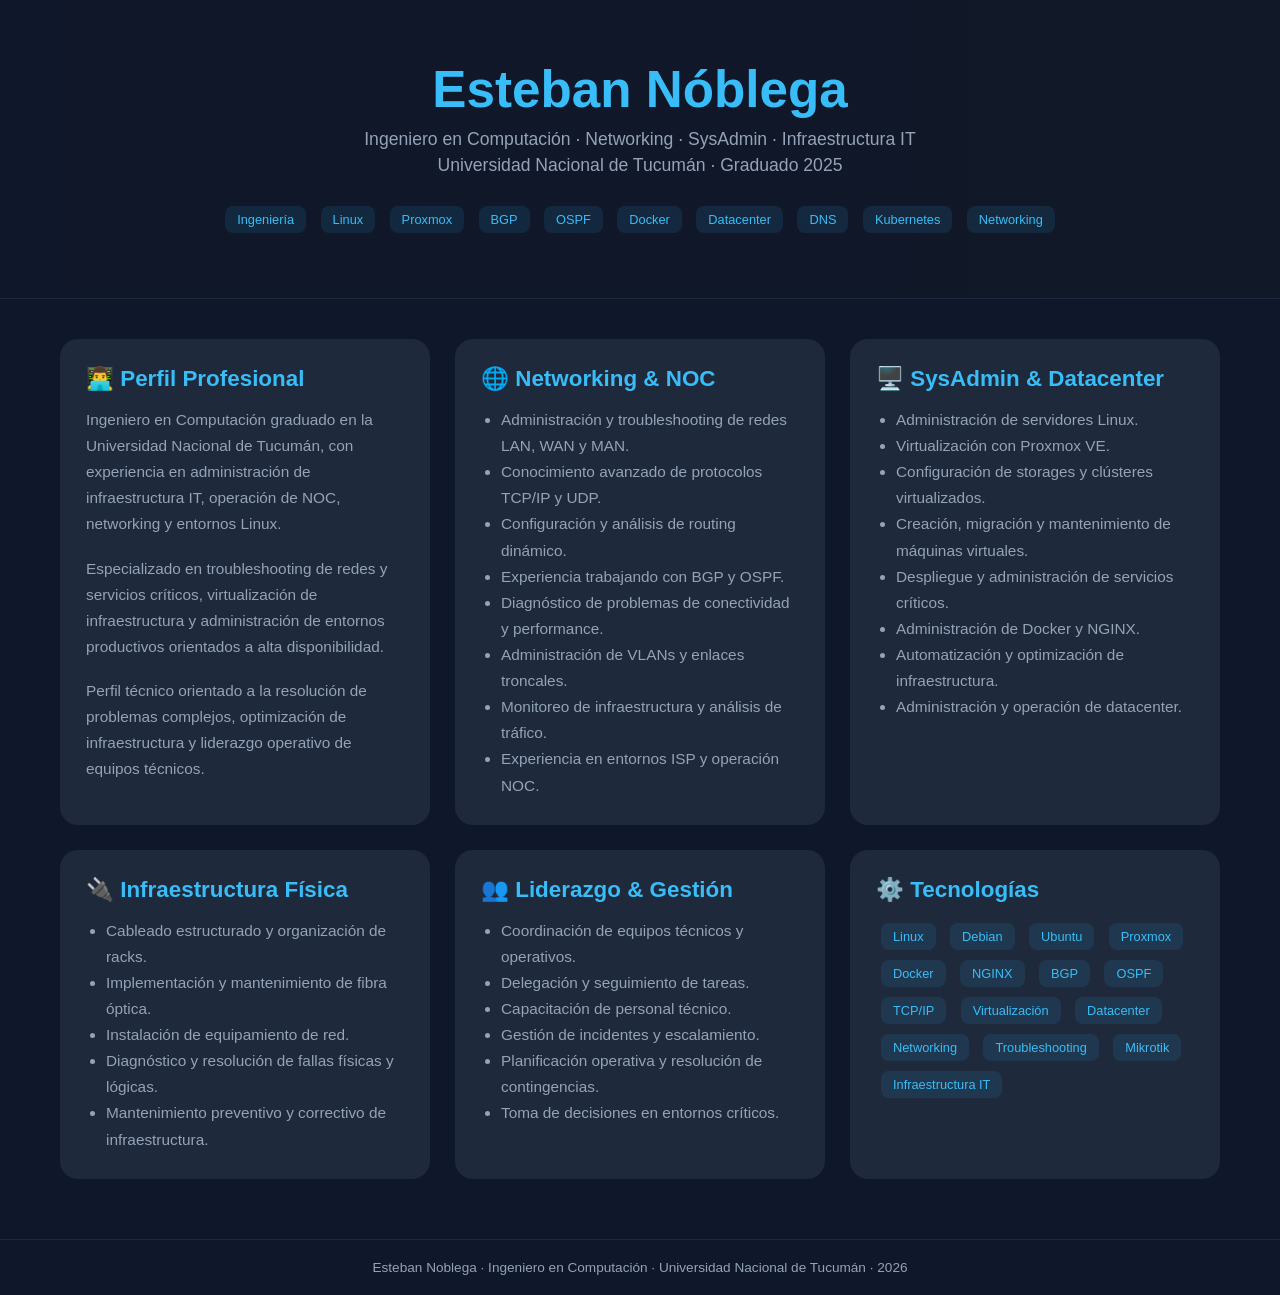
<file: sites/cv/index.html>
<!DOCTYPE html>
<html lang="es">
<head>
  <meta charset="UTF-8">
  <meta name="viewport" content="width=device-width, initial-scale=1.0">
  <title>Esteban Nóblega - Ingeniero en Computación</title>
  <link rel="icon" type="image/x-icon" href="/favicon.ico">
  <style>
    :root {
      --bg: #0f172a;
      --card: #1e293b;
      --accent: #38bdf8;
      --text: #e2e8f0;
      --subtext: #94a3b8;
    }

    * {
      margin: 0;
      padding: 0;
      box-sizing: border-box;
      font-family: 'Segoe UI', Tahoma, sans-serif;
    }

    body {
      background: var(--bg);
      color: var(--text);
      min-height: 100vh;
    }

    header {
      padding: 60px 20px;
      text-align: center;
      border-bottom: 1px solid #1e293b;
      background: linear-gradient(to right, #0f172a, #111827);
    }

    header h1 {
      font-size: 3.2rem;
      color: var(--accent);
      margin-bottom: 10px;
    }

    header p {
      color: var(--subtext);
      font-size: 1.1rem;
      margin-top: 5px;
    }

    .hero-badges {
      margin-top: 25px;
    }

    .badge {
      display: inline-block;
      padding: 6px 12px;
      margin: 5px;
      border-radius: 8px;
      background: rgba(56,189,248,0.1);
      color: var(--accent);
      font-size: 0.8rem;
    }

    .container {
      max-width: 1200px;
      margin: auto;
      padding: 40px 20px;
      display: grid;
      grid-template-columns: repeat(auto-fit, minmax(320px, 1fr));
      gap: 25px;
    }

    .card {
      background: var(--card);
      padding: 25px;
      border-radius: 18px;
      transition: 0.3s;
      border: 1px solid transparent;
    }

    .card:hover {
      transform: translateY(-5px);
      border-color: var(--accent);
      box-shadow: 0 10px 25px rgba(0,0,0,0.4);
    }

    .card h2 {
      color: var(--accent);
      margin-bottom: 15px;
      font-size: 1.4rem;
    }

    .card p,
    .card li {
      color: var(--subtext);
      line-height: 1.7;
      font-size: 0.96rem;
    }

    ul {
      padding-left: 20px;
    }

    footer {
      text-align: center;
      padding: 20px;
      border-top: 1px solid #1e293b;
      color: var(--subtext);
      font-size: 0.85rem;
      margin-top: 20px;
    }
  </style>
</head>
<body>

  <header>
    <h1>Esteban Nóblega</h1>

    <p>
      Ingeniero en Computación · Networking · SysAdmin · Infraestructura IT
    </p>

    <p>
      Universidad Nacional de Tucumán · Graduado 2025
    </p>

    <div class="hero-badges">
      <span class="badge">Ingeniería</span>
      <span class="badge">Linux</span>
      <span class="badge">Proxmox</span>
      <span class="badge">BGP</span>
      <span class="badge">OSPF</span>
      <span class="badge">Docker</span>
      <span class="badge">Datacenter</span>
      <span class="badge">DNS</span>
      <span class="badge">Kubernetes</span>
      <span class="badge">Networking</span>
    </div>
  </header>

  <div class="container">

    <div class="card">
      <h2>👨‍💻 Perfil Profesional</h2>

      <p>
        Ingeniero en Computación graduado en la Universidad Nacional de Tucumán,
        con experiencia en administración de infraestructura IT,
        operación de NOC, networking y entornos Linux.
      </p>

      <br>

      <p>
        Especializado en troubleshooting de redes y servicios críticos,
        virtualización de infraestructura y administración de entornos
        productivos orientados a alta disponibilidad.
      </p>

      <br>

      <p>
        Perfil técnico orientado a la resolución de problemas complejos,
        optimización de infraestructura y liderazgo operativo de equipos técnicos.
      </p>
    </div>

    <div class="card">
      <h2>🌐 Networking & NOC</h2>

      <ul>
        <li>Administración y troubleshooting de redes LAN, WAN y MAN.</li>
        <li>Conocimiento avanzado de protocolos TCP/IP y UDP.</li>
        <li>Configuración y análisis de routing dinámico.</li>
        <li>Experiencia trabajando con BGP y OSPF.</li>
        <li>Diagnóstico de problemas de conectividad y performance.</li>
        <li>Administración de VLANs y enlaces troncales.</li>
        <li>Monitoreo de infraestructura y análisis de tráfico.</li>
        <li>Experiencia en entornos ISP y operación NOC.</li>
      </ul>
    </div>

    <div class="card">
      <h2>🖥️ SysAdmin & Datacenter</h2>

      <ul>
        <li>Administración de servidores Linux.</li>
        <li>Virtualización con Proxmox VE.</li>
        <li>Configuración de storages y clústeres virtualizados.</li>
        <li>Creación, migración y mantenimiento de máquinas virtuales.</li>
        <li>Despliegue y administración de servicios críticos.</li>
        <li>Administración de Docker y NGINX.</li>
        <li>Automatización y optimización de infraestructura.</li>
        <li>Administración y operación de datacenter.</li>
      </ul>
    </div>

    <div class="card">
      <h2>🔌 Infraestructura Física</h2>

      <ul>
        <li>Cableado estructurado y organización de racks.</li>
        <li>Implementación y mantenimiento de fibra óptica.</li>
        <li>Instalación de equipamiento de red.</li>
        <li>Diagnóstico y resolución de fallas físicas y lógicas.</li>
        <li>Mantenimiento preventivo y correctivo de infraestructura.</li>
      </ul>
    </div>

    <div class="card">
      <h2>👥 Liderazgo & Gestión</h2>

      <ul>
        <li>Coordinación de equipos técnicos y operativos.</li>
        <li>Delegación y seguimiento de tareas.</li>
        <li>Capacitación de personal técnico.</li>
        <li>Gestión de incidentes y escalamiento.</li>
        <li>Planificación operativa y resolución de contingencias.</li>
        <li>Toma de decisiones en entornos críticos.</li>
      </ul>
    </div>

    <div class="card">
      <h2>⚙️ Tecnologías</h2>

      <span class="badge">Linux</span>
      <span class="badge">Debian</span>
      <span class="badge">Ubuntu</span>
      <span class="badge">Proxmox</span>
      <span class="badge">Docker</span>
      <span class="badge">NGINX</span>
      <span class="badge">BGP</span>
      <span class="badge">OSPF</span>
      <span class="badge">TCP/IP</span>
      <span class="badge">Virtualización</span>
      <span class="badge">Datacenter</span>
      <span class="badge">Networking</span>
      <span class="badge">Troubleshooting</span>
      <span class="badge">Mikrotik</span>
      <span class="badge">Infraestructura IT</span>
    </div>

  </div>

  <footer>
    Esteban Noblega · Ingeniero en Computación · Universidad Nacional de Tucumán · 2026
  </footer>

</body>
</html>
</file>
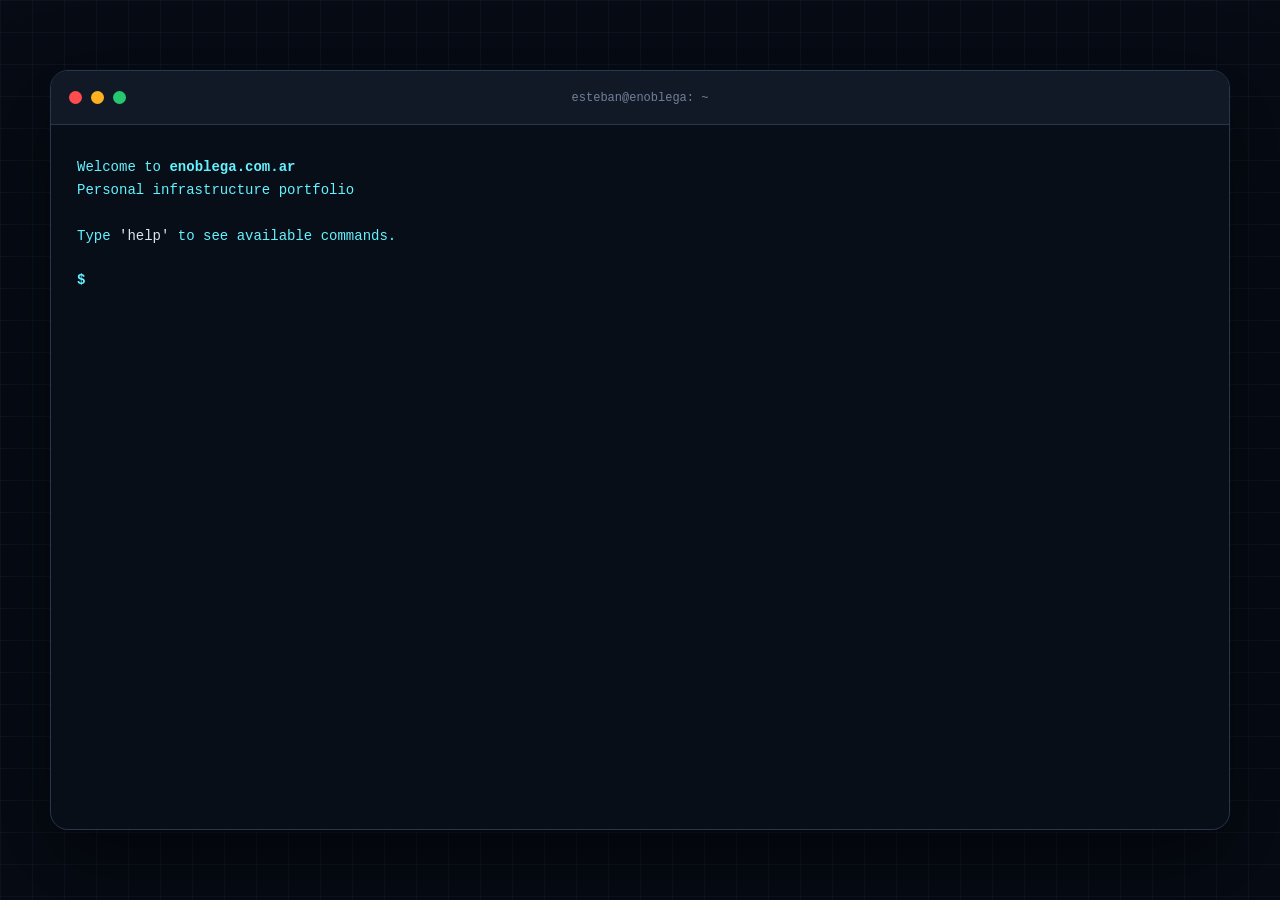
<file: sites/enoblega/index.html>
<!DOCTYPE html>
<html lang="es">
<head>
    <meta charset="UTF-8">
    <meta name="viewport" content="width=device-width, initial-scale=1.0">
    <title>Esteban Nóblega | Infrastructure Engineer</title>
    <meta name="description" content="Portfolio técnico de Esteban Nóblega — Networking, Linux, SysAdmin e infraestructura.">
    <link rel="stylesheet" href="css/style.css">
</head>

<body>
    <main class="terminal-window" aria-label="Terminal personal de Esteban Nóblega">

        <header class="terminal-header">
            <div class="traffic-lights" aria-hidden="true">
                <span class="traffic-light close"></span>
                <span class="traffic-light minimize"></span>
                <span class="traffic-light maximize"></span>
            </div>
            <div class="terminal-title">esteban@enoblega: ~</div>
        </header>

        <section class="terminal-body">
            <div class="terminal-line">
                <span class="prompt">$</span>
                <span class="command">whoami</span>
            </div>
            <div class="terminal-output">esteban_noblega</div>

            <div class="terminal-spacer"></div>

            <div class="terminal-line">
                <span class="prompt">$</span>
                <span class="command">hostnamectl</span>
            </div>
            <div class="terminal-output">Infrastructure Engineer · Linux SysAdmin · NOC</div>

            <div class="terminal-spacer"></div>

            <div class="terminal-line">
                <span class="prompt">$</span>
                <span class="command">skills --list</span>
            </div>
            <div class="terminal-output skills-preview">
                docker nginx proxmox linux networking bgp ospf tcp/ip datacenter troubleshooting
            </div>

            <div class="terminal-spacer"></div>

            <div class="terminal-line">
                <span class="prompt">$</span>
                <span class="command">uptime</span>
            </div>
            <div class="terminal-output">
                learning infrastructure 24/7
                <span class="cursor" aria-hidden="true"></span>
            </div>

            <div class="terminal-spacer"></div>

            <div class="terminal-line">
                <span class="prompt">$</span>
                <span class="terminal-input-placeholder">type 'help' to continue...</span>
            </div>
        </section>

    </main>
    <script src="js/data.js"></script>
    <script src="js/commands.js"></script>
    <script src="js/terminal.js"></script>
</body>
</html>
</file>
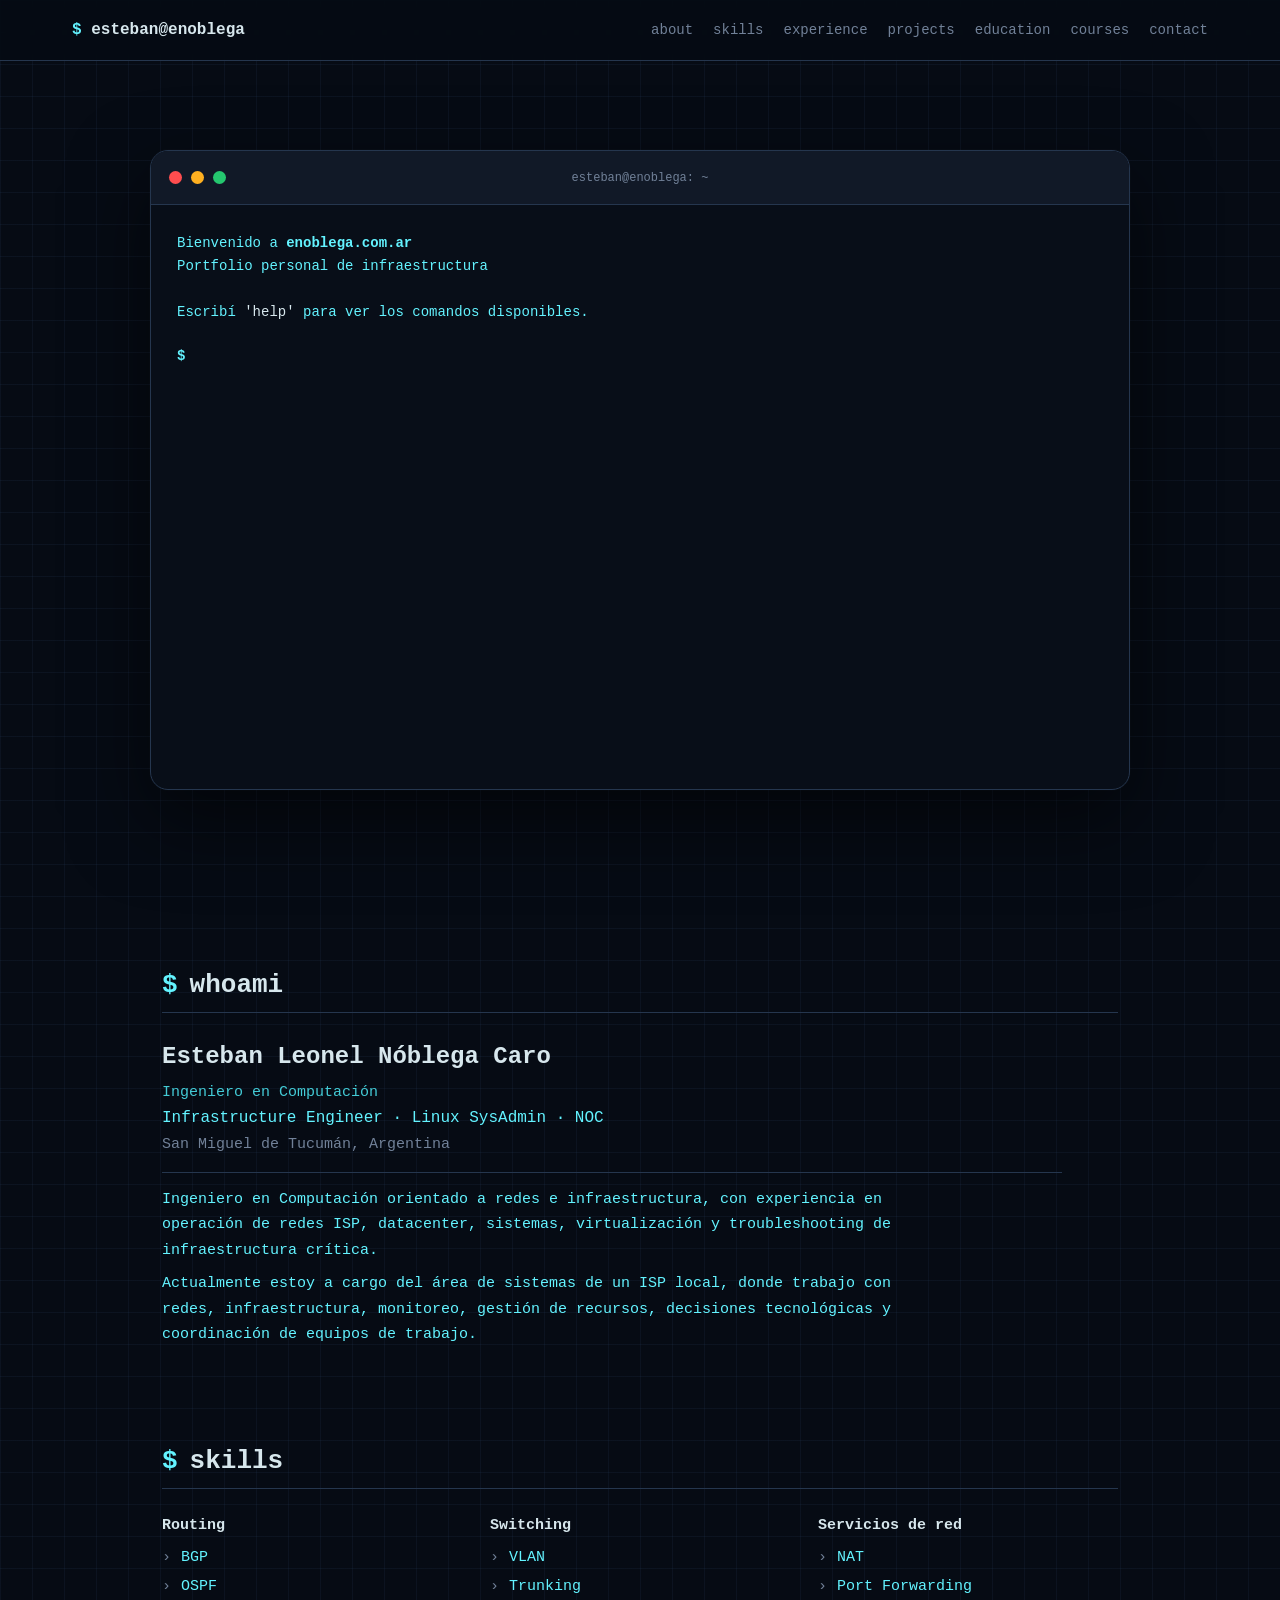
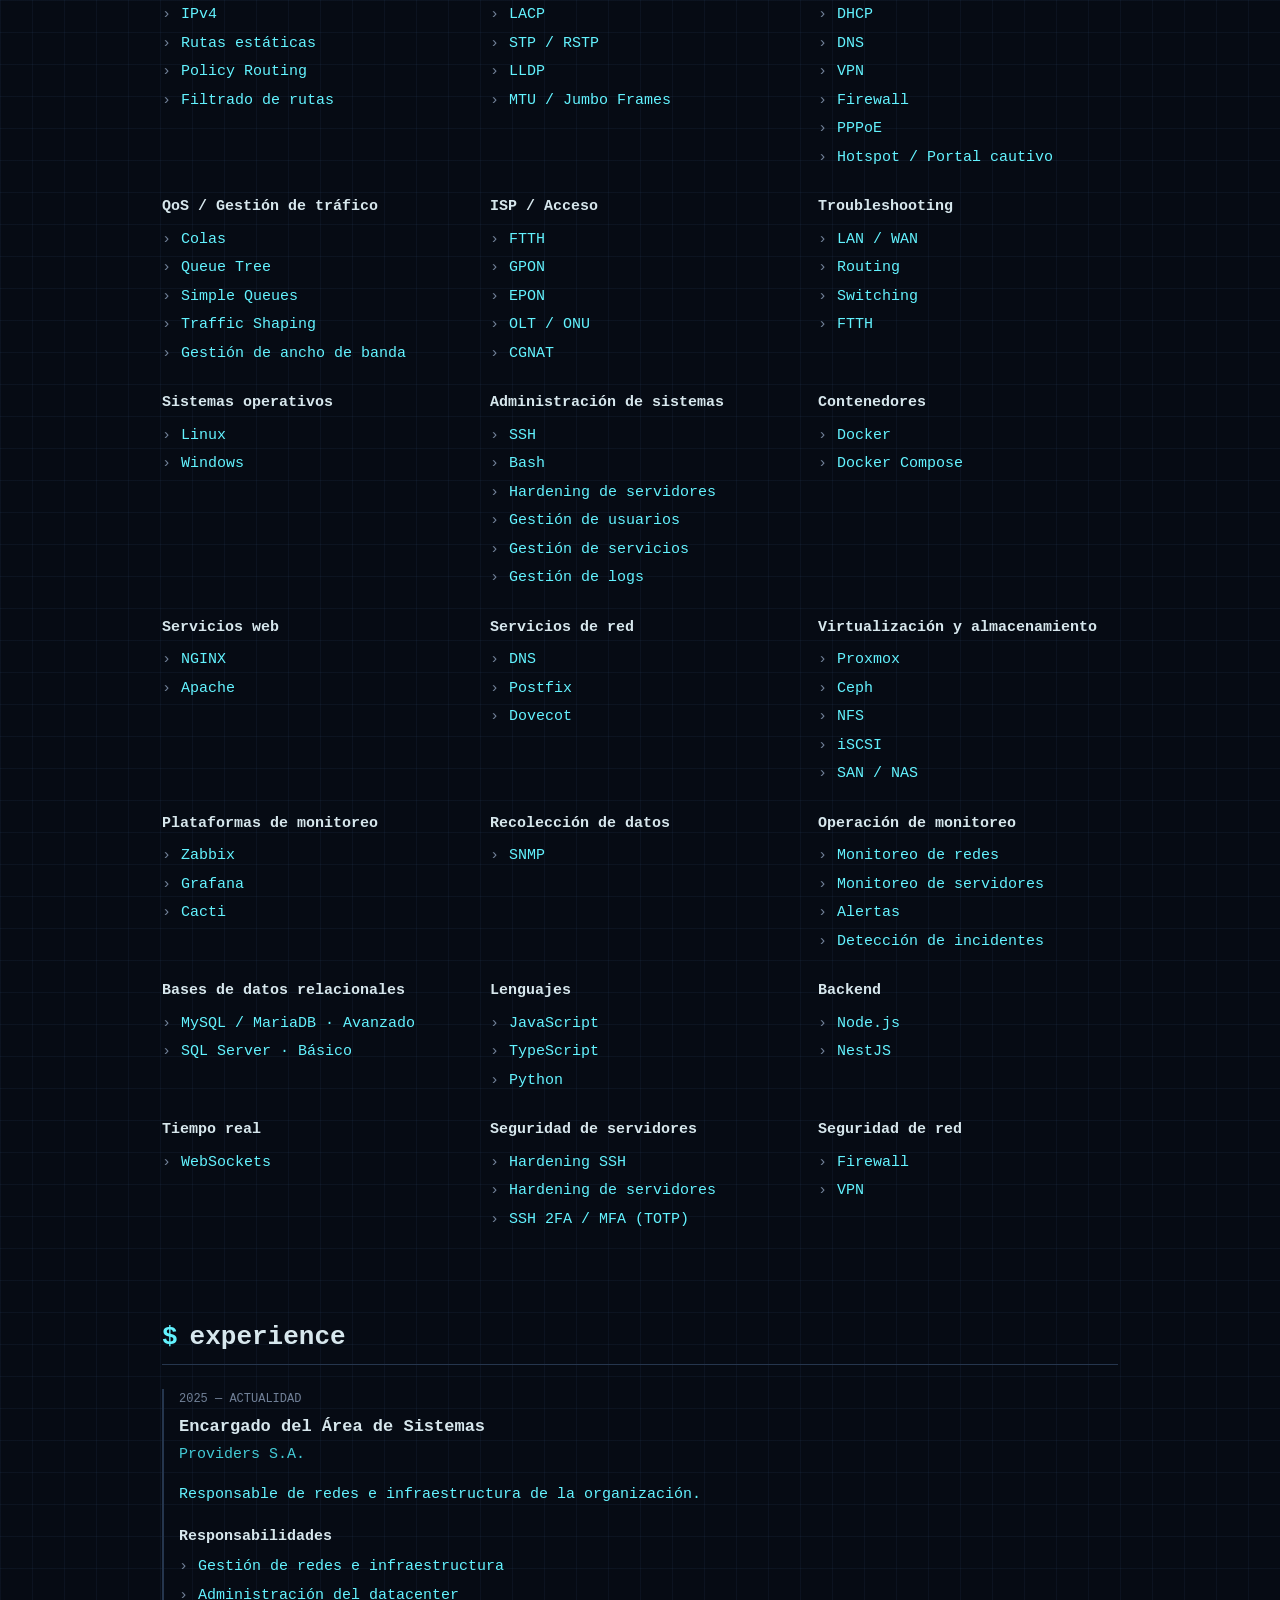
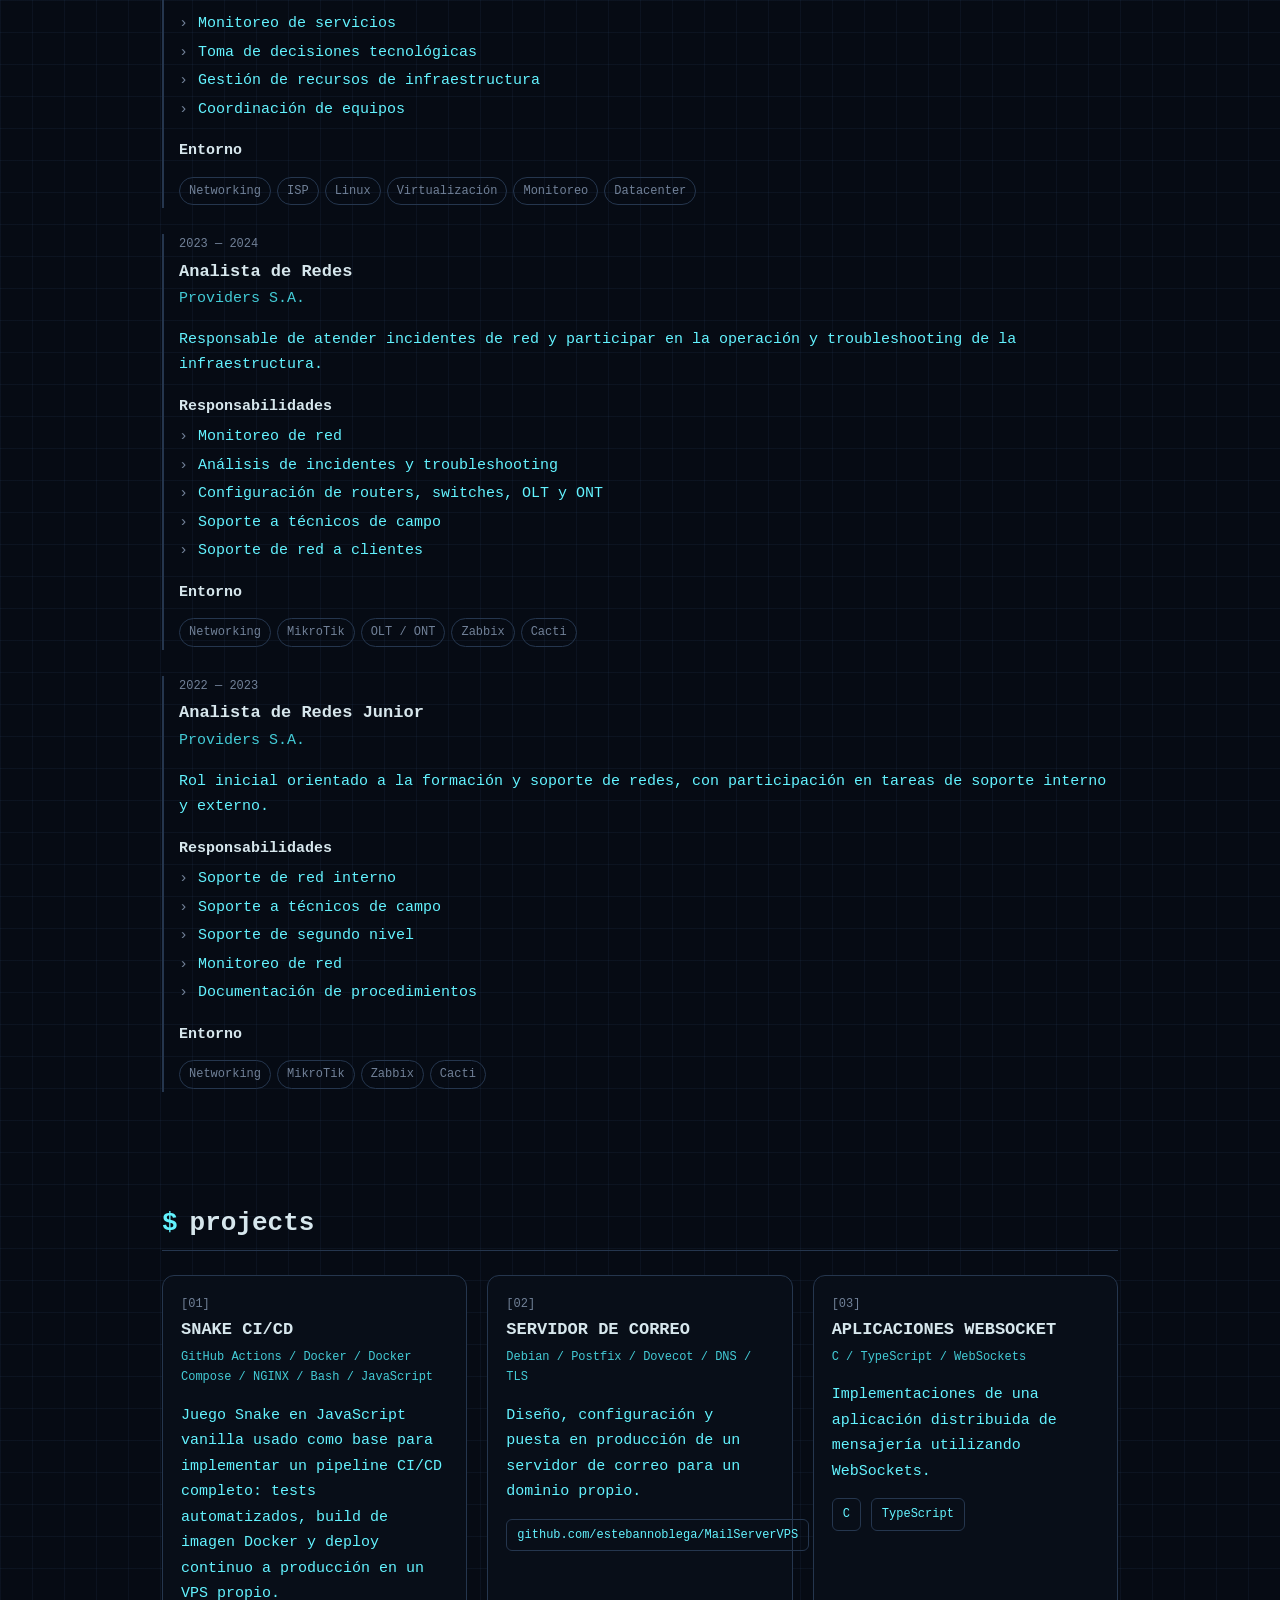
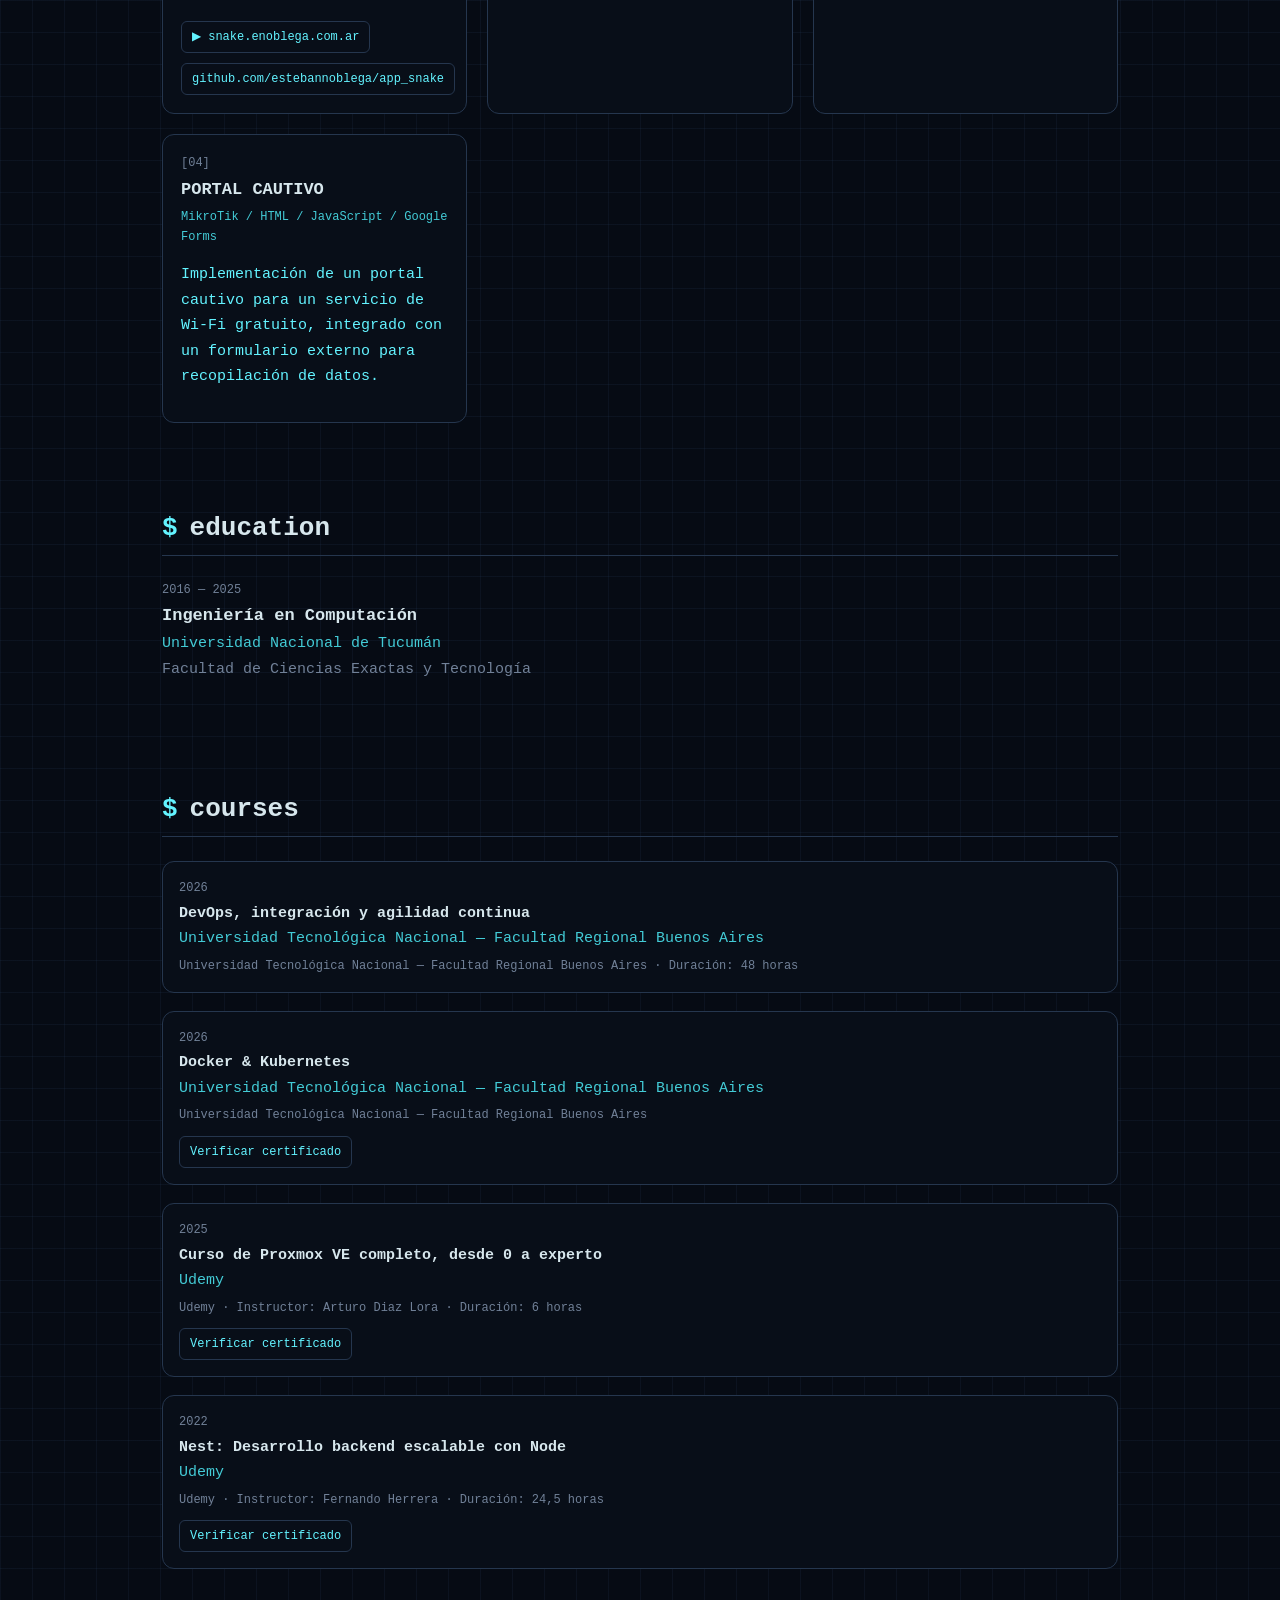
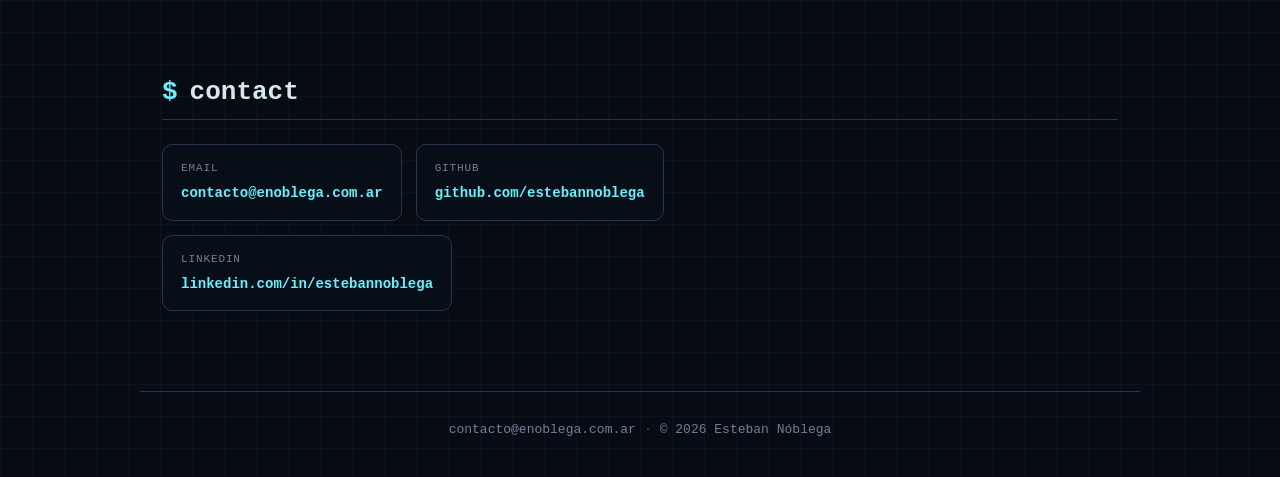
<file: sites/enoblegav2/index.html>
<!DOCTYPE html>
<html lang="es">
<head>
    <meta charset="UTF-8">
    <meta name="viewport" content="width=device-width, initial-scale=1.0">
    <title>Esteban Nóblega | Infrastructure Engineer · Linux SysAdmin</title>
    <meta name="description" content="Portfolio técnico de Esteban Nóblega — Ingeniero en Computación orientado a infraestructura, networking, Linux, SysAdmin y monitoreo de infraestructura crítica.">
    <meta name="author" content="Esteban Leonel Nóblega Caro">
    <meta name="robots" content="index, follow">
    <meta name="theme-color" content="#060b14">

    <!-- Open Graph -->
    <meta property="og:type" content="website">
    <meta property="og:locale" content="es_AR">
    <meta property="og:site_name" content="enoblega.com.ar">
    <meta property="og:title" content="Esteban Nóblega | Infrastructure Engineer">
    <meta property="og:description" content="Ingeniero en Computación orientado a infraestructura, networking y sistemas. Terminal interactiva + landing profesional.">
    <meta property="og:url" content="https://enoblega.com.ar/">

    <link rel="icon" type="image/svg+xml" href="favicon.svg">
    <link rel="manifest" href="site.webmanifest">
    <link rel="stylesheet" href="css/style.css">
</head>
<body>

    <nav class="navbar" aria-label="Navegación principal">
        <div class="navbar-inner">
            <a class="navbar-brand" href="#top">
                <span class="navbar-prompt">$</span>
                esteban@enoblega
            </a>

            <button
                class="navbar-toggle"
                aria-label="Abrir menú de navegación"
                aria-expanded="false"
                aria-controls="navbar-links"
            >
                <span></span><span></span><span></span>
            </button>

            <ul class="navbar-links" id="navbar-links">
                <li><a href="#about">about</a></li>
                <li><a href="#skills">skills</a></li>
                <li><a href="#experience">experience</a></li>
                <li><a href="#projects">projects</a></li>
                <li><a href="#education">education</a></li>
                <li><a href="#courses">courses</a></li>
                <li><a href="#contact">contact</a></li>
            </ul>
        </div>
    </nav>

    <main id="top">

        <!-- ===================== HERO / TERMINAL ===================== -->
        <section class="hero" aria-label="Presentación">
            <div class="terminal-window" aria-label="Terminal personal de Esteban Nóblega">

                <header class="terminal-header">
                    <div class="traffic-lights" aria-hidden="true">
                        <span class="traffic-light close"></span>
                        <span class="traffic-light minimize"></span>
                        <span class="traffic-light maximize"></span>
                    </div>
                    <div class="terminal-title">esteban@enoblega: ~</div>
                </header>

                <section class="terminal-body"></section>

            </div>
        </section>

        <!-- ===================== LANDING SECTIONS ===================== -->
        <div class="landing">

            <section id="about" class="landing-section">
                <h2 class="landing-title"><span class="landing-prompt">$</span> whoami</h2>
                <div class="landing-body about-body"></div>
            </section>

            <section id="skills" class="landing-section">
                <h2 class="landing-title"><span class="landing-prompt">$</span> skills</h2>
                <div class="landing-body skills-body"></div>
            </section>

            <section id="experience" class="landing-section">
                <h2 class="landing-title"><span class="landing-prompt">$</span> experience</h2>
                <div class="landing-body experience-body"></div>
            </section>

            <section id="projects" class="landing-section">
                <h2 class="landing-title"><span class="landing-prompt">$</span> projects</h2>
                <div class="landing-body projects-body"></div>
            </section>

            <section id="education" class="landing-section">
                <h2 class="landing-title"><span class="landing-prompt">$</span> education</h2>
                <div class="landing-body education-body"></div>
            </section>

            <section id="courses" class="landing-section">
                <h2 class="landing-title"><span class="landing-prompt">$</span> courses</h2>
                <div class="landing-body courses-body"></div>
            </section>

            <section id="contact" class="landing-section">
                <h2 class="landing-title"><span class="landing-prompt">$</span> contact</h2>
                <div class="landing-body contact-body"></div>
            </section>

        </div>

        <footer class="site-footer">
            <span>contacto@enoblega.com.ar</span>
            <span class="footer-dot">·</span>
            <span>&copy; <span id="year"></span> Esteban Nóblega</span>
        </footer>

    </main>

    <script src="js/data.js"></script>
    <script src="js/commands.js"></script>
    <script src="js/landing.js"></script>
    <script src="js/terminal.js"></script>
</body>
</html>
</file>
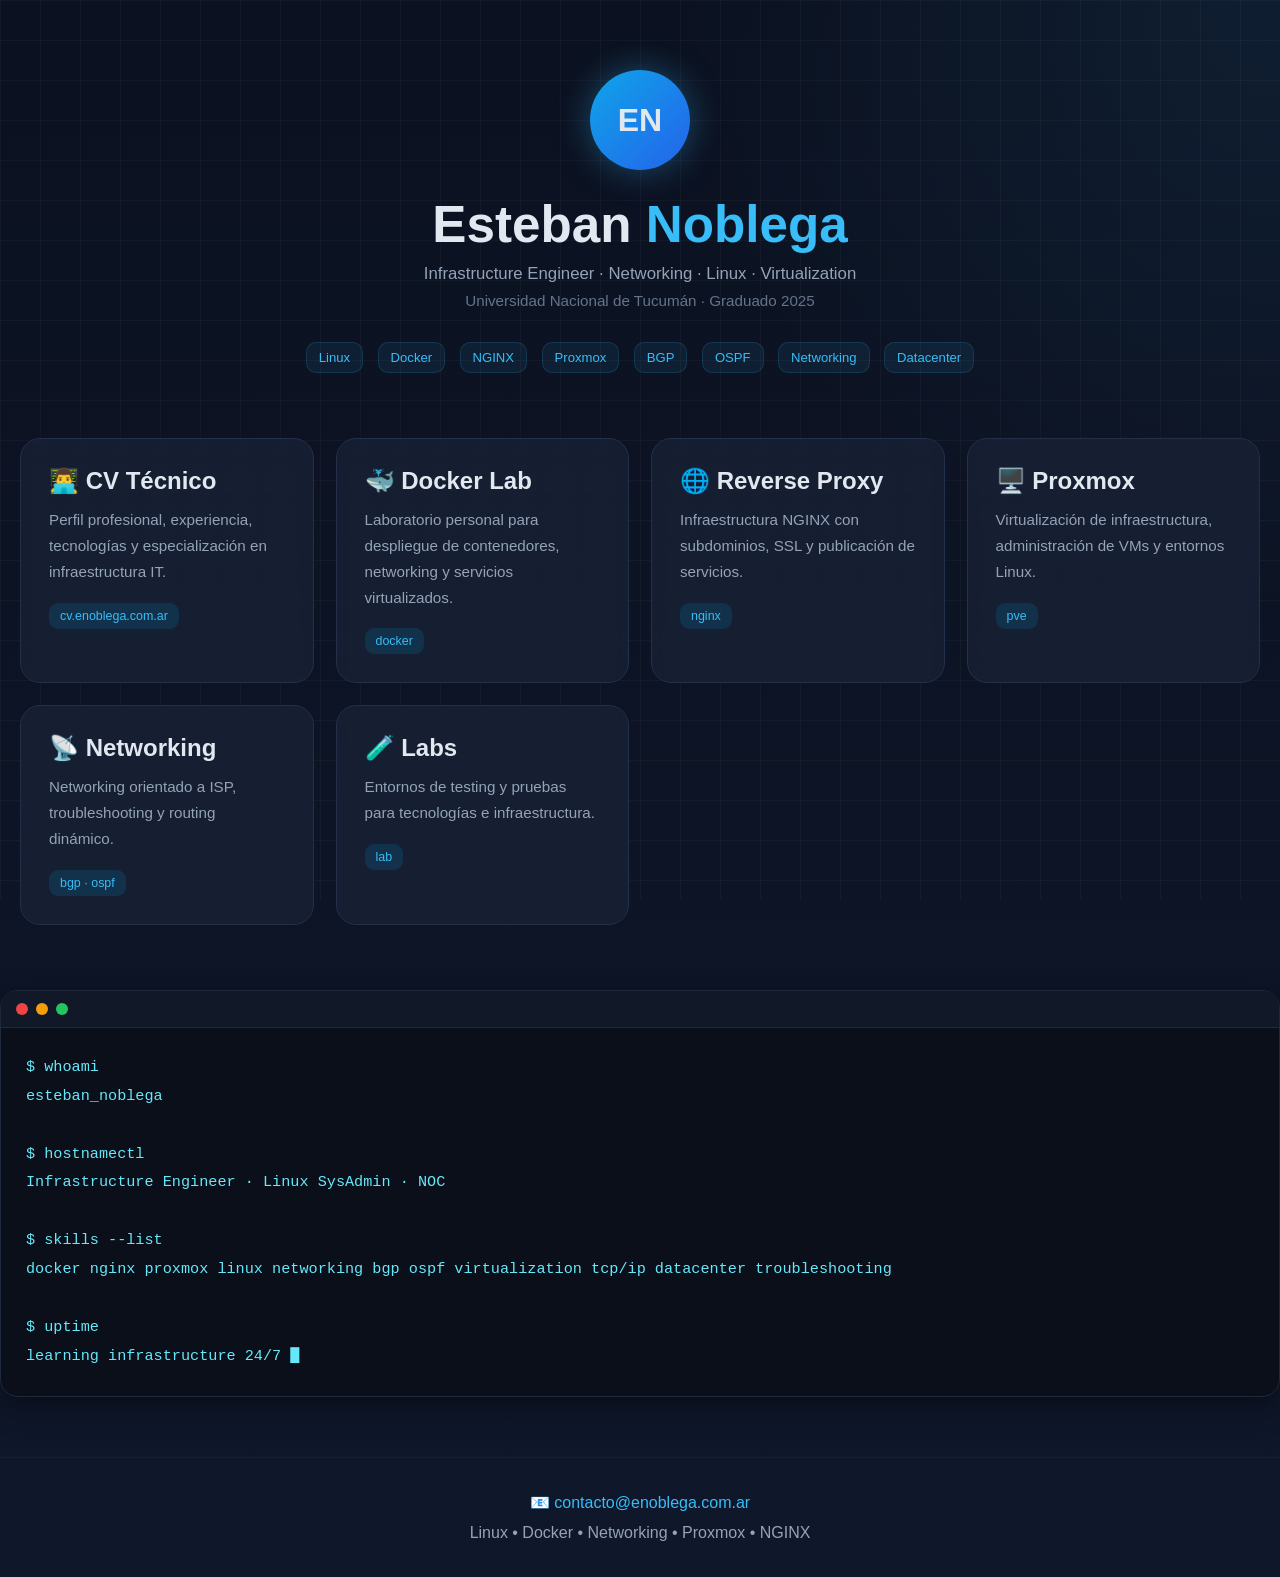
<file: sites/lab/index.html>
<!DOCTYPE html>
<html lang="es">

<head>
    <meta charset="UTF-8">
    <meta name="viewport" content="width=device-width, initial-scale=1.0">

    <title>Infrastructure Lab | Esteban Noblega</title>

    <meta name="description"
        content="Infrastructure Lab de Esteban Noblega - Ingeniero en Computación especializado en Networking, Linux, Docker y Virtualización.">

    <link rel="icon" type="image/x-icon" href="/favicon.ico">

    <link rel="stylesheet" href="style.css">
</head>

<body>

    <div class="background-grid"></div>

    <header>

        <div class="avatar">
            EN
        </div>

        <h1>
            Esteban <span>Noblega</span>
        </h1>

        <p class="subtitle">
            Infrastructure Engineer · Networking · Linux · Virtualization
        </p>

        <p class="subtitle2">
            Universidad Nacional de Tucumán · Graduado 2025
        </p>

        <div class="badges">
            <span class="badge">Linux</span>
            <span class="badge">Docker</span>
            <span class="badge">NGINX</span>
            <span class="badge">Proxmox</span>
            <span class="badge">BGP</span>
            <span class="badge">OSPF</span>
            <span class="badge">Networking</span>
            <span class="badge">Datacenter</span>
        </div>

    </header>

    <main class="container">

        <a class="card" href="https://cv.enoblega.com.ar">

            <h2>👨‍💻 CV Técnico</h2>

            <p>
                Perfil profesional, experiencia,
                tecnologías y especialización en infraestructura IT.
            </p>

            <span class="tag">cv.enoblega.com.ar</span>

        </a>

        <div class="card">

            <h2>🐳 Docker Lab</h2>

            <p>
                Laboratorio personal para despliegue de contenedores,
                networking y servicios virtualizados.
            </p>

            <span class="tag">docker</span>

        </div>

        <div class="card">

            <h2>🌐 Reverse Proxy</h2>

            <p>
                Infraestructura NGINX con subdominios,
                SSL y publicación de servicios.
            </p>

            <span class="tag">nginx</span>

        </div>

        <div class="card">

            <h2>🖥️ Proxmox</h2>

            <p>
                Virtualización de infraestructura,
                administración de VMs y entornos Linux.
            </p>

            <span class="tag">pve</span>

        </div>

        <div class="card">

            <h2>📡 Networking</h2>

            <p>
                Networking orientado a ISP,
                troubleshooting y routing dinámico.
            </p>

            <span class="tag">bgp · ospf</span>

        </div>

        <div class="card">

            <h2>🧪 Labs</h2>

            <p>
                Entornos de testing y pruebas
                para tecnologías e infraestructura.
            </p>

            <span class="tag">lab</span>

        </div>

    </main>

    <section class="terminal">

        <div class="terminal-header">
            <span class="dot red"></span>
            <span class="dot yellow"></span>
            <span class="dot green"></span>
        </div>

        <div class="terminal-body">

            <p>$ whoami</p>
            <p>esteban_noblega</p>

            <br>

            <p>$ hostnamectl</p>
            <p>Infrastructure Engineer · Linux SysAdmin · NOC</p>

            <br>

            <p>$ skills --list</p>
            <p>
                docker nginx proxmox linux networking bgp ospf
                virtualization tcp/ip datacenter troubleshooting
            </p>

            <br>

            <p>$ uptime</p>
            <p>
                learning infrastructure 24/7
                <span class="cursor">█</span>
            </p>

        </div>

    </section>

    	<footer>

	    <div class="footer-mail">
        	📧 <a href="mailto:contacto@enoblega.com.ar">contacto@enoblega.com.ar</a>
	    </div>

	    <div class="footer-tech">
        	Linux • Docker • Networking • Proxmox • NGINX
	    </div>

	</footer>

</body>

</html>
</file>
<file: sites/enoblega/css/style.css>
/* =========================================================
   enoblega.com.ar
   Terminal Portfolio
   ========================================================= */

:root {
    --bg: #060b14;
    --grid: rgba(80, 125, 180, 0.075);

    --terminal-bg: #080e18;
    --terminal-header: #111927;
    --border: #25364e;

    --cyan: #63f3ff;
    --cyan-soft: #43cbd6;

    --white-soft: #d7e7ed;
    --gray: #718198;
    --gray-dark: #46566d;

    --error: #ff6b6b;
    --green: #51d88a;
    --yellow: #ffd166;

    --shadow: rgba(0, 0, 0, 0.55);
}


/* =========================================================
   RESET
   ========================================================= */

* {
    box-sizing: border-box;
}

html,
body {
    margin: 0;
    min-height: 100%;
}

body {
    min-height: 100vh;

    display: flex;
    align-items: center;
    justify-content: center;

    padding: 32px;

    background-color: var(--bg);

    background-image:
        linear-gradient(
            var(--grid) 1px,
            transparent 1px
        ),
        linear-gradient(
            90deg,
            var(--grid) 1px,
            transparent 1px
        );

    background-size: 32px 32px;

    color: var(--cyan);

    font-family:
        "SFMono-Regular",
        "Cascadia Code",
        "Roboto Mono",
        "Liberation Mono",
        Menlo,
        Consolas,
        monospace;
}


/* =========================================================
   TERMINAL WINDOW
   ========================================================= */

.terminal-window {
    width: min(1180px, 100%);
    height: min(760px, calc(100vh - 64px));

    display: flex;
    flex-direction: column;

    overflow: hidden;

    background: var(--terminal-bg);

    border: 1px solid var(--border);
    border-radius: 18px;

    box-shadow:
        0 30px 80px var(--shadow),
        0 0 0 1px rgba(255, 255, 255, 0.01);
}


/* =========================================================
   TERMINAL HEADER
   ========================================================= */

.terminal-header {
    flex: 0 0 54px;

    display: flex;
    align-items: center;

    padding: 0 18px;

    background: var(--terminal-header);

    border-bottom: 1px solid var(--border);

    position: relative;
}


/* Traffic lights */

.traffic-lights {
    display: flex;
    align-items: center;
    gap: 9px;
}

.traffic-light {
    width: 13px;
    height: 13px;

    border-radius: 50%;
}

.traffic-light.close {
    background: #ff4d4f;
}

.traffic-light.minimize {
    background: #ffb020;
}

.traffic-light.maximize {
    background: #25c76f;
}


/* Window title */

.terminal-title {
    position: absolute;

    left: 50%;
    transform: translateX(-50%);

    color: var(--gray);

    font-size: 12px;

    user-select: none;
}


/* =========================================================
   TERMINAL BODY
   ========================================================= */

.terminal-body {
    flex: 1;

    overflow-y: auto;

    padding: 28px 26px 40px;

    font-size: 14px;
    line-height: 1.65;

    scrollbar-width: thin;
    scrollbar-color: var(--gray-dark) transparent;
}


/* Chrome scrollbar */

.terminal-body::-webkit-scrollbar {
    width: 7px;
}

.terminal-body::-webkit-scrollbar-track {
    background: transparent;
}

.terminal-body::-webkit-scrollbar-thumb {
    background: var(--gray-dark);
    border-radius: 10px;
}


/* =========================================================
   PROMPT / COMMAND
   ========================================================= */

.terminal-input-line,
.terminal-line {
    display: flex;
    align-items: baseline;

    gap: 10px;

    min-height: 23px;
}

.prompt {
    flex: 0 0 auto;

    color: var(--cyan);

    font-weight: 700;
}

.command {
    color: var(--cyan);

    font-weight: 600;
}


/* =========================================================
   REAL TERMINAL INPUT
   ========================================================= */

/*
 * Important:
 * The browser's native input was making the terminal
 * look like a normal web form.
 */

.terminal-input {
    flex: 1;

    min-width: 0;

    padding: 0;
    margin: 0;

    border: 0;
    outline: 0;

    background: transparent;

    color: var(--cyan);

    font: inherit;
    font-weight: 600;

    caret-color: var(--cyan);
}

.terminal-input:focus {
    outline: none;
}


/* =========================================================
   OUTPUT
   ========================================================= */

.terminal-output,
.terminal-command-output {
    color: var(--cyan);
}

.terminal-output {
    margin-top: 3px;
}


/* =========================================================
   WELCOME
   ========================================================= */

.welcome-output {
    color: var(--cyan);

    margin-bottom: 3px;
}

.welcome-output strong {
    font-weight: 700;
}

.highlight {
    color: var(--white-soft);
}


/* =========================================================
   SPACING
   ========================================================= */

.terminal-spacer {
    height: 18px;
}


/* =========================================================
   SECTIONS
   ========================================================= */

.command-section {
    margin-bottom: 20px;
}

.section-title {
    margin-bottom: 7px;

    color: var(--white-soft);

    font-weight: 700;
}

.secondary-title {
    margin-top: 22px;
}

.subsection-title {
    margin-top: 16px;
    margin-bottom: 5px;

    color: var(--white-soft);

    font-weight: 700;
}


/* =========================================================
   LISTS
   ========================================================= */

.command-list {
    display: flex;
    flex-direction: column;

    gap: 3px;
}

.command-list-item {
    display: flex;

    gap: 10px;

    color: var(--cyan);
}

.list-marker {
    color: var(--gray);

    user-select: none;
}

.command-name {
    min-width: 170px;

    color: var(--white-soft);

    font-weight: 600;
}


/* =========================================================
   PROFILE
   ========================================================= */

.profile-name {
    color: var(--white-soft);

    font-size: 18px;
    font-weight: 700;
}

.profile-title {
    margin-top: 2px;

    color: var(--cyan-soft);
}

.profile-role {
    color: var(--cyan);
}

.profile-location {
    color: var(--gray);
}

.profile-output p {
    max-width: 900px;

    margin: 8px 0;

    color: var(--cyan);
}

.output-divider {
    width: 100%;
    max-width: 900px;

    height: 1px;

    margin: 14px 0;

    background: var(--border);
}


/* =========================================================
   SKILLS
   ========================================================= */

.skill-category {
    margin-bottom: 16px;
}

.skill-category .section-title {
    color: var(--white-soft);
}


/* =========================================================
   EXPERIENCE
   ========================================================= */

.experience-item {
    max-width: 950px;

    margin-bottom: 32px;

    padding-left: 15px;

    border-left: 2px solid var(--border);
}

.experience-period {
    color: var(--gray);

    font-size: 12px;
}

.experience-role {
    margin-top: 3px;

    color: var(--white-soft);

    font-size: 17px;
    font-weight: 700;
}

.experience-company {
    color: var(--cyan-soft);
}

.experience-item p {
    color: var(--cyan);
}


/* =========================================================
   PROJECTS
   ========================================================= */

.project-item,
.project-detail {
    max-width: 950px;

    margin-bottom: 24px;
}

.project-id {
    color: var(--gray);

    font-size: 12px;
}

.project-name {
    margin-top: 2px;

    color: var(--white-soft);

    font-size: 17px;
    font-weight: 700;
}

.project-technologies {
    margin-top: 2px;

    color: var(--cyan-soft);

    font-size: 12px;
}

.project-item p,
.project-detail p {
    max-width: 850px;

    color: var(--cyan);
}

.project-command-hint {
    color: var(--gray);
}

.project-command-hint span {
    color: var(--white-soft);
}


/* =========================================================
   REPOSITORIES / LINKS
   ========================================================= */

.repository-list {
    display: flex;
    flex-direction: column;

    gap: 5px;
}

.repository-item {
    display: flex;
    align-items: baseline;

    gap: 8px;

    flex-wrap: wrap;
}

.repository-item a {
    color: var(--cyan);

    text-decoration: none;

    transition: color 0.15s ease;
}

.repository-item a:hover {
    color: var(--white-soft);

    text-decoration: underline;
}


/* =========================================================
   EDUCATION
   ========================================================= */

.education-item {
    max-width: 900px;

    margin-bottom: 22px;
}

.education-period {
    color: var(--gray);

    font-size: 12px;
}

.education-title {
    margin-top: 2px;

    color: var(--white-soft);

    font-size: 17px;
    font-weight: 700;
}

.education-institution {
    color: var(--cyan-soft);
}

.education-faculty {
    color: var(--gray);
}


/* =========================================================
   COURSES
   ========================================================= */

.course-item,
.course-detail {
    max-width: 900px;

    margin-bottom: 22px;
}

.course-year {
    color: var(--gray);

    font-size: 12px;
}

.course-name {
    margin-top: 2px;

    color: var(--white-soft);

    font-weight: 700;
}

.course-institution {
    color: var(--cyan-soft);
}

.course-duration {
    color: var(--gray);
}

.course-command-hint,
.course-info {
    margin-top: 5px;

    color: var(--gray);
}

.course-command-hint span,
.course-info span {
    color: var(--white-soft);
}


/* =========================================================
   CONTACT
   ========================================================= */

.contact-label {
    margin-bottom: 4px;

    color: var(--gray);
}

.contact-output a {
    color: var(--cyan);

    text-decoration: none;
}

.contact-output a:hover {
    color: var(--white-soft);

    text-decoration: underline;
}


/* =========================================================
   SYSTEM OUTPUT
   ========================================================= */

.system-output {
    color: var(--cyan);
}

.history-line {
    display: flex;

    gap: 15px;
}

.history-number {
    width: 30px;

    color: var(--gray);

    text-align: right;
}

.autocomplete-output {
    display: flex;
    flex-wrap: wrap;

    gap: 18px;

    color: var(--white-soft);
}


/* =========================================================
   ERRORS
   ========================================================= */

.error-output {
    color: var(--error);
}

.error-output span {
    color: var(--white-soft);
}

.sudo-output {
    color: var(--yellow);
}


/* =========================================================
   CURSOR
   ========================================================= */

.cursor {
    display: inline-block;

    width: 8px;
    height: 17px;

    margin-left: 4px;

    vertical-align: -3px;

    background: var(--cyan);

    animation: cursor-blink 1s steps(1, end) infinite;
}

@keyframes cursor-blink {
    0%,
    49% {
        opacity: 1;
    }

    50%,
    100% {
        opacity: 0;
    }
}


/* =========================================================
   MOBILE
   ========================================================= */

@media (max-width: 700px) {

    body {
        padding: 10px;

        align-items: stretch;
    }

    .terminal-window {
        width: 100%;
        height: calc(100vh - 20px);

        border-radius: 12px;
    }

    .terminal-header {
        flex-basis: 48px;
    }

    .terminal-title {
        display: none;
    }

    .terminal-body {
        padding: 22px 15px 30px;

        font-size: 13px;
    }

    .command-name {
        min-width: 130px;
    }

    .experience-item {
        padding-left: 10px;
    }
}
</file>
<file: sites/enoblegav2/css/style.css>
/* =========================================================
   enoblega.com.ar — Landing y Terminal
   ========================================================= */

:root {
    --bg: #060b14;
    --grid: rgba(80, 125, 180, 0.075);

    --terminal-bg: #080e18;
    --terminal-header: #111927;
    --border: #25364e;

    --cyan: #63f3ff;
    --cyan-soft: #43cbd6;

    --white-soft: #d7e7ed;
    --gray: #718198;
    --gray-dark: #46566d;

    --error: #ff6b6b;
    --green: #51d88a;
    --yellow: #ffd166;

    --shadow: rgba(0, 0, 0, 0.55);

    --nav-height: 60px;
}


/* =========================================================
   RESET
   ========================================================= */

* {
    box-sizing: border-box;
}

html {
    scroll-behavior: smooth;
}

body {
    margin: 0;
    min-height: 100vh;

    background-color: var(--bg);

    background-image:
        linear-gradient(
            var(--grid) 1px,
            transparent 1px
        ),
        linear-gradient(
            90deg,
            var(--grid) 1px,
            transparent 1px
        );

    background-size: 32px 32px;

    color: var(--cyan);

    font-family:
        "SFMono-Regular",
        "Cascadia Code",
        "Roboto Mono",
        "Liberation Mono",
        Menlo,
        Consolas,
        monospace;
}


/* =========================================================
   NAVBAR
   ========================================================= */

.navbar {
    position: fixed;
    top: 0;
    left: 0;
    right: 0;

    z-index: 100;

    background: rgba(6, 11, 20, 0.92);
    backdrop-filter: blur(6px);

    border-bottom: 1px solid var(--border);
}

.navbar-inner {
    max-width: 1180px;
    margin: 0 auto;

    height: var(--nav-height);

    display: flex;
    align-items: center;
    justify-content: space-between;

    padding: 0 22px;
}

.navbar-brand {
    color: var(--white-soft);
    text-decoration: none;
    font-weight: 700;
}

.navbar-prompt {
    color: var(--cyan);
}

.navbar-links {
    display: flex;
    align-items: center;
    gap: 20px;
    margin: 0;
    padding: 0;
    list-style: none;
}

.navbar-links a {
    color: var(--gray);
    text-decoration: none;
    font-size: 14px;
    transition: color 0.15s ease;
}

.navbar-links a:hover {
    color: var(--cyan);
}

.navbar-toggle {
    display: none;

    background: transparent;
    border: 1px solid var(--border);
    border-radius: 6px;

    padding: 8px 9px;

    cursor: pointer;
}

.navbar-toggle span {
    display: block;
    width: 18px;
    height: 2px;
    margin: 3px 0;
    background: var(--cyan);
}


/* =========================================================
   HERO
   ========================================================= */

.hero {
    min-height: 100vh;

    display: flex;
    align-items: center;
    justify-content: center;

    padding: calc(var(--nav-height) + 40px) 22px 60px;
}


/* =========================================================
   TERMINAL WINDOW
   ========================================================= */

.terminal-window {
    width: min(980px, 100%);
    height: min(640px, calc(100vh - var(--nav-height) - 80px));

    min-height: 420px;

    display: flex;
    flex-direction: column;

    overflow: hidden;

    background: var(--terminal-bg);

    border: 1px solid var(--border);
    border-radius: 18px;

    box-shadow:
        0 30px 80px var(--shadow),
        0 0 0 1px rgba(255, 255, 255, 0.01);
}


/* =========================================================
   TERMINAL HEADER
   ========================================================= */

.terminal-header {
    flex: 0 0 54px;

    display: flex;
    align-items: center;

    padding: 0 18px;

    background: var(--terminal-header);

    border-bottom: 1px solid var(--border);

    position: relative;
}


/* Traffic lights */

.traffic-lights {
    display: flex;
    align-items: center;
    gap: 9px;
}

.traffic-light {
    width: 13px;
    height: 13px;
    border-radius: 50%;
}

.traffic-light.close {
    background: #ff4d4f;
}

.traffic-light.minimize {
    background: #ffb020;
}

.traffic-light.maximize {
    background: #25c76f;
}


/* Window title */

.terminal-title {
    position: absolute;
    left: 50%;
    transform: translateX(-50%);

    color: var(--gray);
    font-size: 12px;

    user-select: none;
}


/* =========================================================
   TERMINAL BODY
   ========================================================= */

.terminal-body {
    flex: 1;

    overflow-y: auto;

    padding: 24px 26px 40px;

    font-size: 14px;
    line-height: 1.65;

    scrollbar-width: thin;
    scrollbar-color: var(--gray-dark) transparent;
}

.terminal-body::-webkit-scrollbar {
    width: 7px;
}

.terminal-body::-webkit-scrollbar-track {
    background: transparent;
}

.terminal-body::-webkit-scrollbar-thumb {
    background: var(--gray-dark);
    border-radius: 10px;
}


/* =========================================================
   PROMPT / COMMAND
   ========================================================= */

.terminal-input-line,
.terminal-line {
    display: flex;
    align-items: baseline;
    gap: 10px;
    min-height: 23px;
}

.prompt {
    flex: 0 0 auto;
    color: var(--cyan);
    font-weight: 700;
}

.command {
    color: var(--cyan);
    font-weight: 600;
}


/* =========================================================
   REAL TERMINAL INPUT
   ========================================================= */

.terminal-input {
    flex: 1;
    min-width: 0;
    padding: 0;
    margin: 0;
    border: 0;
    outline: 0;
    background: transparent;
    color: var(--cyan);
    font: inherit;
    font-weight: 600;
    caret-color: var(--cyan);
}

.terminal-input:focus {
    outline: none;
}


/* =========================================================
   OUTPUT
   ========================================================= */

.terminal-output,
.terminal-command-output {
    color: var(--cyan);
}

.terminal-output {
    margin-top: 3px;
}


/* =========================================================
   WELCOME
   ========================================================= */

.welcome-output {
    color: var(--cyan);
    margin-bottom: 3px;
}

.welcome-output strong {
    font-weight: 700;
}

.highlight {
    color: var(--white-soft);
}


/* =========================================================
   SPACING
   ========================================================= */

.terminal-spacer {
    height: 18px;
}


/* =========================================================
   SECTIONS
   ========================================================= */

.command-section {
    margin-bottom: 20px;
}

.section-title {
    margin-bottom: 7px;
    color: var(--white-soft);
    font-weight: 700;
}

.secondary-title {
    margin-top: 22px;
}

.subsection-title {
    margin-top: 16px;
    margin-bottom: 5px;
    color: var(--white-soft);
    font-weight: 700;
}


/* =========================================================
   LISTS
   ========================================================= */

.command-list {
    display: flex;
    flex-direction: column;
    gap: 3px;
}

.command-list-item {
    display: flex;
    gap: 10px;
    color: var(--cyan);
}

.list-marker {
    color: var(--gray);
    user-select: none;
}

.command-name {
    min-width: 170px;
    color: var(--white-soft);
    font-weight: 600;
}


/* =========================================================
   PROFILE
   ========================================================= */

.profile-name {
    color: var(--white-soft);
    font-size: 18px;
    font-weight: 700;
}

.profile-title {
    margin-top: 2px;
    color: var(--cyan-soft);
}

.profile-role {
    color: var(--cyan);
}

.profile-location {
    color: var(--gray);
}

.profile-output p {
    max-width: 900px;
    margin: 8px 0;
    color: var(--cyan);
}

.output-divider {
    width: 100%;
    max-width: 900px;
    height: 1px;
    margin: 14px 0;
    background: var(--border);
}


/* =========================================================
   SKILLS
   ========================================================= */

.skill-category {
    margin-bottom: 16px;
}

.skill-category .section-title {
    color: var(--white-soft);
}


/* =========================================================
   EXPERIENCE
   ========================================================= */

.experience-item {
    max-width: 950px;
    margin-bottom: 32px;
    padding-left: 15px;
    border-left: 2px solid var(--border);
}

.experience-period {
    color: var(--gray);
    font-size: 12px;
}

.experience-role {
    margin-top: 3px;
    color: var(--white-soft);
    font-size: 17px;
    font-weight: 700;
}

.experience-company {
    color: var(--cyan-soft);
}

.experience-item p {
    color: var(--cyan);
}


/* =========================================================
   PROJECTS
   ========================================================= */

.project-item,
.project-detail {
    max-width: 950px;
    margin-bottom: 24px;
}

.project-id {
    color: var(--gray);
    font-size: 12px;
}

.project-name {
    margin-top: 2px;
    color: var(--white-soft);
    font-size: 17px;
    font-weight: 700;
}

.project-technologies {
    margin-top: 2px;
    color: var(--cyan-soft);
    font-size: 12px;
}

.project-item p,
.project-detail p {
    max-width: 850px;
    color: var(--cyan);
}

.project-command-hint {
    color: var(--gray);
}

.project-command-hint span {
    color: var(--white-soft);
}


/* =========================================================
   REPOSITORIES / LINKS
   ========================================================= */

.repository-list {
    display: flex;
    flex-direction: column;
    gap: 5px;
}

.repository-item {
    display: flex;
    align-items: baseline;
    gap: 8px;
    flex-wrap: wrap;
}

.repository-item a {
    color: var(--cyan);
    text-decoration: none;
    transition: color 0.15s ease;
}

.repository-item a:hover {
    color: var(--white-soft);
    text-decoration: underline;
}


/* =========================================================
   EDUCATION
   ========================================================= */

.education-item {
    max-width: 900px;
    margin-bottom: 22px;
}

.education-period {
    color: var(--gray);
    font-size: 12px;
}

.education-title {
    margin-top: 2px;
    color: var(--white-soft);
    font-size: 17px;
    font-weight: 700;
}

.education-institution {
    color: var(--cyan-soft);
}

.education-faculty {
    color: var(--gray);
}


/* =========================================================
   COURSES
   ========================================================= */

.course-item,
.course-detail {
    max-width: 900px;
    margin-bottom: 22px;
}

.course-year {
    color: var(--gray);
    font-size: 12px;
}

.course-name {
    margin-top: 2px;
    color: var(--white-soft);
    font-weight: 700;
}

.course-institution {
    color: var(--cyan-soft);
}

.course-duration {
    color: var(--gray);
}

.course-command-hint,
.course-info {
    margin-top: 5px;
    color: var(--gray);
}

.course-command-hint span,
.course-info span {
    color: var(--white-soft);
}


/* =========================================================
   CONTACT
   ========================================================= */

.contact-label {
    margin-bottom: 4px;
    color: var(--gray);
}

.contact-output a {
    color: var(--cyan);
    text-decoration: none;
}

.contact-output a:hover {
    color: var(--white-soft);
    text-decoration: underline;
}


/* =========================================================
   SYSTEM OUTPUT
   ========================================================= */

.system-output {
    color: var(--cyan);
}

.history-line {
    display: flex;
    gap: 15px;
}

.history-number {
    width: 30px;
    color: var(--gray);
    text-align: right;
}

.autocomplete-output {
    display: flex;
    flex-wrap: wrap;
    gap: 18px;
    color: var(--white-soft);
}


/* =========================================================
   ERRORS
   ========================================================= */

.error-output {
    color: var(--error);
}

.error-output span {
    color: var(--white-soft);
}

.sudo-output {
    color: var(--yellow);
}


/* =========================================================
   CURSOR
   ========================================================= */

.cursor {
    display: inline-block;
    width: 8px;
    height: 17px;
    margin-left: 4px;
    vertical-align: -3px;
    background: var(--cyan);
    animation: cursor-blink 1s steps(1, end) infinite;
}

@keyframes cursor-blink {
    0%,
    49% {
        opacity: 1;
    }
    50%,
    100% {
        opacity: 0;
    }
}


/* =========================================================
   LANDING
   ========================================================= */

.landing {
    max-width: 1000px;
    margin: 0 auto;
    padding: 0 22px 60px;
}

.landing-section {
    scroll-margin-top: calc(var(--nav-height) + 20px);
    padding: 70px 0 20px;
}

.landing-title {
    display: flex;
    align-items: baseline;
    gap: 12px;

    color: var(--white-soft);
    font-size: 26px;
    font-weight: 700;

    margin: 0 0 24px;
    padding-bottom: 12px;

    border-bottom: 1px solid var(--border);
}

.landing-prompt {
    color: var(--cyan);
}

.landing-body {
    color: var(--cyan);
    font-size: 15px;
    line-height: 1.7;
}


/* About (landing) */

.about-body .profile-name {
    font-size: 24px;
}

.about-body .profile-role {
    font-size: 16px;
}

.about-body .profile-output p {
    max-width: 780px;
}


/* Skills (landing) */

.skills-body {
    display: grid;
    grid-template-columns: repeat(auto-fill, minmax(240px, 1fr));
    gap: 24px 28px;
}

.skills-body .skill-category {
    margin-bottom: 0;
}


/* Projects (landing) */

.projects-body {
    display: grid;
    grid-template-columns: repeat(auto-fill, minmax(290px, 1fr));
    gap: 20px;
}

.projects-body .project-item {
    max-width: none;
    margin-bottom: 0;
    padding: 18px;
    border: 1px solid var(--border);
    border-radius: 12px;
    background: var(--terminal-bg);
}

.projects-body .project-item p {
    margin-bottom: 14px;
}

.project-links {
    display: flex;
    flex-wrap: wrap;
    gap: 10px;
    margin-top: 10px;
}

.project-links a {
    color: var(--cyan);
    text-decoration: none;
    border: 1px solid var(--border);
    border-radius: 6px;
    padding: 5px 10px;
    font-size: 12px;
    transition: color 0.15s ease, border-color 0.15s ease;
}

.project-links a:hover {
    color: var(--white-soft);
    border-color: var(--cyan-soft);
}


/* Experience (landing) */

.experience-body .experience-item {
    max-width: none;
    margin-bottom: 26px;
}

.experience-env {
    margin-top: 10px;
}

.experience-env-tag {
    display: inline-block;
    margin: 3px 6px 3px 0;
    padding: 3px 9px;
    border: 1px solid var(--border);
    border-radius: 999px;
    color: var(--gray);
    font-size: 12px;
}


/* Courses (landing) */

.courses-body .course-item {
    max-width: none;
    margin-bottom: 18px;
    padding: 16px;
    border: 1px solid var(--border);
    border-radius: 12px;
    background: var(--terminal-bg);
}

.courses-body .course-metadata {
    color: var(--gray);
    font-size: 12px;
    margin-top: 4px;
}

.course-verify-link {
    display: inline-block;
    margin-top: 10px;
    color: var(--cyan);
    text-decoration: none;
    border: 1px solid var(--border);
    border-radius: 6px;
    padding: 5px 10px;
    font-size: 12px;
}

.course-verify-link:hover {
    color: var(--white-soft);
    border-color: var(--cyan-soft);
}


/* Contact (landing) */

.contact-row {
    max-width: 760px;

    display: flex;
    flex-wrap: wrap;
    gap: 14px;
}

.contact-tile {
    display: flex;
    flex-direction: column;
    gap: 4px;

    min-width: 180px;

    padding: 14px 18px;

    border: 1px solid var(--border);
    border-radius: 10px;
    background: var(--terminal-bg);

    color: var(--cyan);
    text-decoration: none;

    transition: border-color 0.15s ease, color 0.15s ease;
}

.contact-tile:hover {
    border-color: var(--cyan-soft);
    color: var(--white-soft);
}

.contact-tile-label {
    font-size: 11px;
    text-transform: uppercase;
    letter-spacing: 0.08em;
    color: var(--gray);
}

.contact-tile-text {
    font-size: 14px;
    font-weight: 600;
    overflow-wrap: anywhere;
}


/* =========================================================
   FOOTER
   ========================================================= */

.site-footer {
    max-width: 1000px;
    margin: 0 auto;
    padding: 30px 22px 40px;

    display: flex;
    flex-wrap: wrap;
    justify-content: center;
    gap: 8px;

    color: var(--gray);
    font-size: 13px;

    border-top: 1px solid var(--border);
}

.footer-dot {
    color: var(--gray-dark);
}


/* =========================================================
   RESPONSIVE
   ========================================================= */

@media (max-width: 760px) {
    .navbar-links {
        position: absolute;
        top: var(--nav-height);
        left: 0;
        right: 0;

        flex-direction: column;
        align-items: flex-start;
        gap: 0;

        background: rgba(6, 11, 20, 0.97);

        border-bottom: 1px solid var(--border);

        padding: 8px 24px;

        display: none;
    }

    .navbar-links.open {
        display: flex;
    }

    .navbar-links li {
        width: 100%;
    }

    .navbar-links a {
        display: block;
        padding: 10px 0;
    }

    .navbar-toggle {
        display: block;
    }
}

@media (max-width: 700px) {
    .hero {
        padding: calc(var(--nav-height) + 24px) 12px 40px;
    }

    .terminal-window {
        width: 100%;
        border-radius: 12px;
    }

    .terminal-header {
        flex-basis: 48px;
    }

    .terminal-title {
        display: none;
    }

    .terminal-body {
        padding: 20px 14px 30px;
        font-size: 13px;
    }

    .command-name {
        min-width: 130px;
    }

    .experience-item {
        padding-left: 10px;
    }

    .landing {
        padding: 0 16px 40px;
    }

    .landing-section {
        padding-top: 50px;
    }

    .landing-title {
        font-size: 22px;
    }

    .skills-body,
    .projects-body {
        grid-template-columns: 1fr;
    }
}
</file>
<file: sites/lab/style.css>
:root {
    --bg: #0b1120;
    --card: #172033;
    --accent: #38bdf8;
    --text: #e2e8f0;
    --sub: #94a3b8;
    --border: #22304a;
}

* {
    margin: 0;
    padding: 0;
    box-sizing: border-box;
}

body {
    font-family: 'Segoe UI', Tahoma, sans-serif;
    background:
        radial-gradient(circle at top right,
            rgba(56, 189, 248, 0.08),
            transparent 30%),
        linear-gradient(to bottom,
            #0b1120,
            #0f172a);

    color: var(--text);
    min-height: 100vh;
    overflow-x: hidden;
    position: relative;
}

.background-grid {
    position: fixed;
    inset: 0;

    background-image:
        linear-gradient(rgba(255, 255, 255, 0.03) 1px,
            transparent 1px),
        linear-gradient(90deg,
            rgba(255, 255, 255, 0.03) 1px,
            transparent 1px);

    background-size: 40px 40px;

    pointer-events: none;
}

header {
    padding: 70px 20px 40px;
    text-align: center;
    position: relative;
    z-index: 1;
}

.avatar {
    width: 100px;
    height: 100px;

    margin: auto;
    margin-bottom: 25px;

    border-radius: 50%;

    display: flex;
    align-items: center;
    justify-content: center;

    background: linear-gradient(135deg,
            #0ea5e9,
            #2563eb);

    font-size: 2rem;
    font-weight: bold;

    box-shadow: 0 0 35px rgba(56, 189, 248, 0.35);
}

header h1 {
    font-size: 3.2rem;
    margin-bottom: 10px;
}

header h1 span {
    color: var(--accent);
}

.subtitle {
    color: var(--sub);
    font-size: 1.05rem;
}

.subtitle2 {
    color: #64748b;
    margin-top: 8px;
    font-size: 0.95rem;
}

.badges {
    margin-top: 28px;
}

.badge {
    display: inline-block;

    padding: 7px 12px;
    margin: 5px;

    border-radius: 10px;

    background: rgba(56, 189, 248, 0.08);

    border: 1px solid rgba(56, 189, 248, 0.15);

    color: var(--accent);

    font-size: 0.82rem;
}

.container {
    max-width: 1300px;

    margin: auto;

    padding: 20px;

    display: grid;

    grid-template-columns:
        repeat(auto-fit, minmax(280px, 1fr));

    gap: 22px;

    position: relative;
    z-index: 1;
}

.card {
    background: rgba(23, 32, 51, 0.92);

    border: 1px solid var(--border);

    border-radius: 20px;

    padding: 28px;

    transition: 0.3s;

    text-decoration: none;

    color: inherit;

    backdrop-filter: blur(6px);

    position: relative;

    overflow: hidden;
}

.card::before {
    content: "";

    position: absolute;

    top: 0;
    left: -100%;

    width: 100%;
    height: 100%;

    background:
        linear-gradient(90deg,
            transparent,
            rgba(255, 255, 255, 0.05),
            transparent);

    transition: 0.6s;
}

.card:hover::before {
    left: 100%;
}

.card:hover {
    transform: translateY(-6px);

    border-color:
        rgba(56, 189, 248, 0.5);

    box-shadow:
        0 15px 30px rgba(0, 0, 0, 0.4);
}

.card h2 {
    margin-bottom: 12px;
    font-size: 1.5rem;
}

.card p {
    color: var(--sub);

    line-height: 1.7;

    font-size: 0.95rem;
}

.tag {
    display: inline-block;

    margin-top: 18px;

    padding: 6px 11px;

    border-radius: 9px;

    background: #12314a;

    color: var(--accent);

    font-size: 0.78rem;
}

.terminal {
    max-width: 1300px;

    margin: 45px auto;

    background: #0a0f1a;

    border: 1px solid #1e293b;

    border-radius: 18px;

    overflow: hidden;

    box-shadow:
        0 10px 30px rgba(0, 0, 0, 0.4);

    position: relative;
    z-index: 1;
}

.terminal-header {
    background: #111827;

    padding: 12px 15px;

    display: flex;

    gap: 8px;

    border-bottom: 1px solid #1f2937;
}

.dot {
    width: 12px;
    height: 12px;

    border-radius: 50%;
}

.red {
    background: #ef4444;
}

.yellow {
    background: #f59e0b;
}

.green {
    background: #22c55e;
}

.terminal-body {
    padding: 25px;

    color: #67e8f9;

    font-family: monospace;

    line-height: 1.9;

    font-size: 0.95rem;
}

.cursor {
    animation: blink 1s infinite;
}

@keyframes blink {
    50% {
        opacity: 0;
    }
}

footer {
    text-align: center;

    padding: 35px 20px;

    color: var(--sub);

    border-top: 1px solid #172033;

    margin-top: 60px;

    position: relative;
    z-index: 1;
}

@media(max-width:768px) {

    header h1 {
        font-size: 2.4rem;
    }

    .container {
        grid-template-columns: 1fr;
    }

}
.contact{
    text-align:center;
    margin:40px 0;
}

.contact p{
    color:var(--sub);
    font-size:1rem;
}

.contact a{
    color:var(--accent);
    text-decoration:none;
}

.contact a:hover{
    text-decoration:underline;
}
.footer-mail{
    margin-bottom:12px;
}

.footer-mail a{
    color:var(--accent);
    text-decoration:none;
    font-weight:500;
}

.footer-mail a:hover{
    text-decoration:underline;
}

.footer-tech{
    color:var(--sub);
}
</file>
